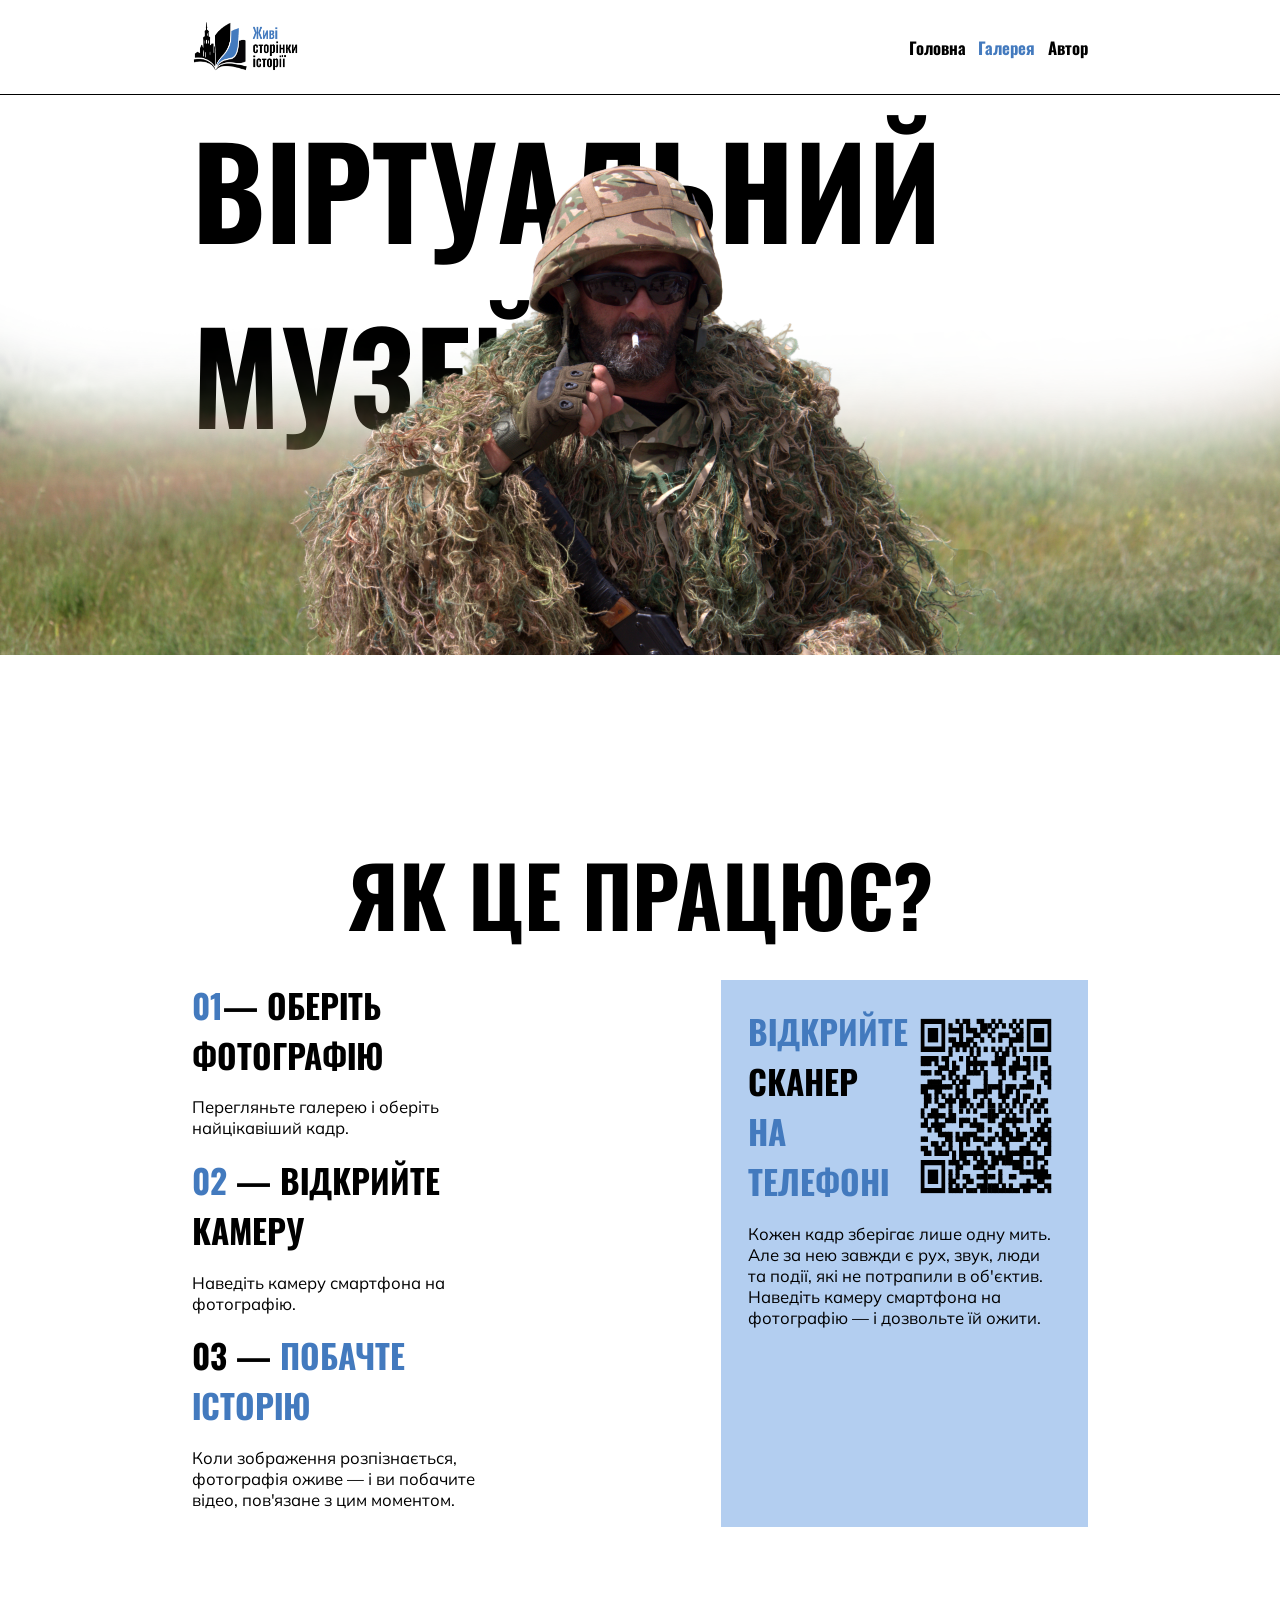
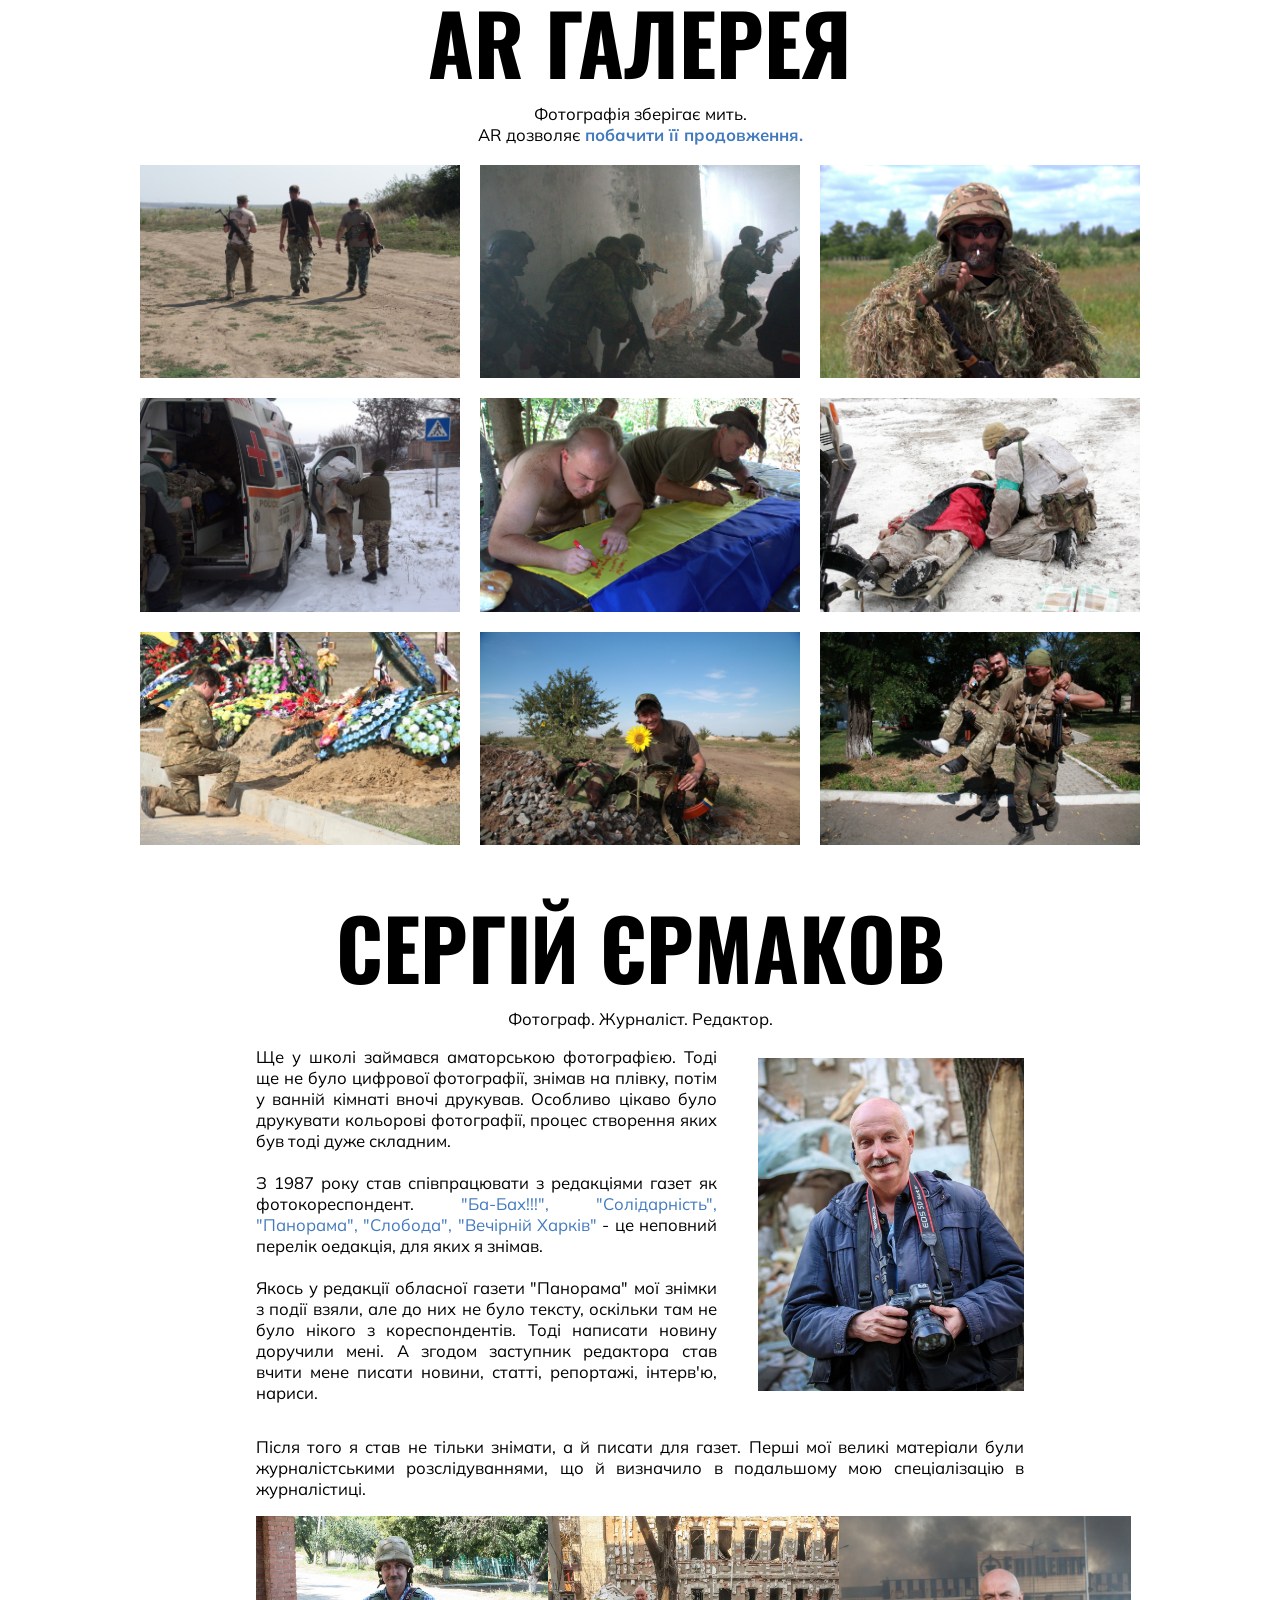
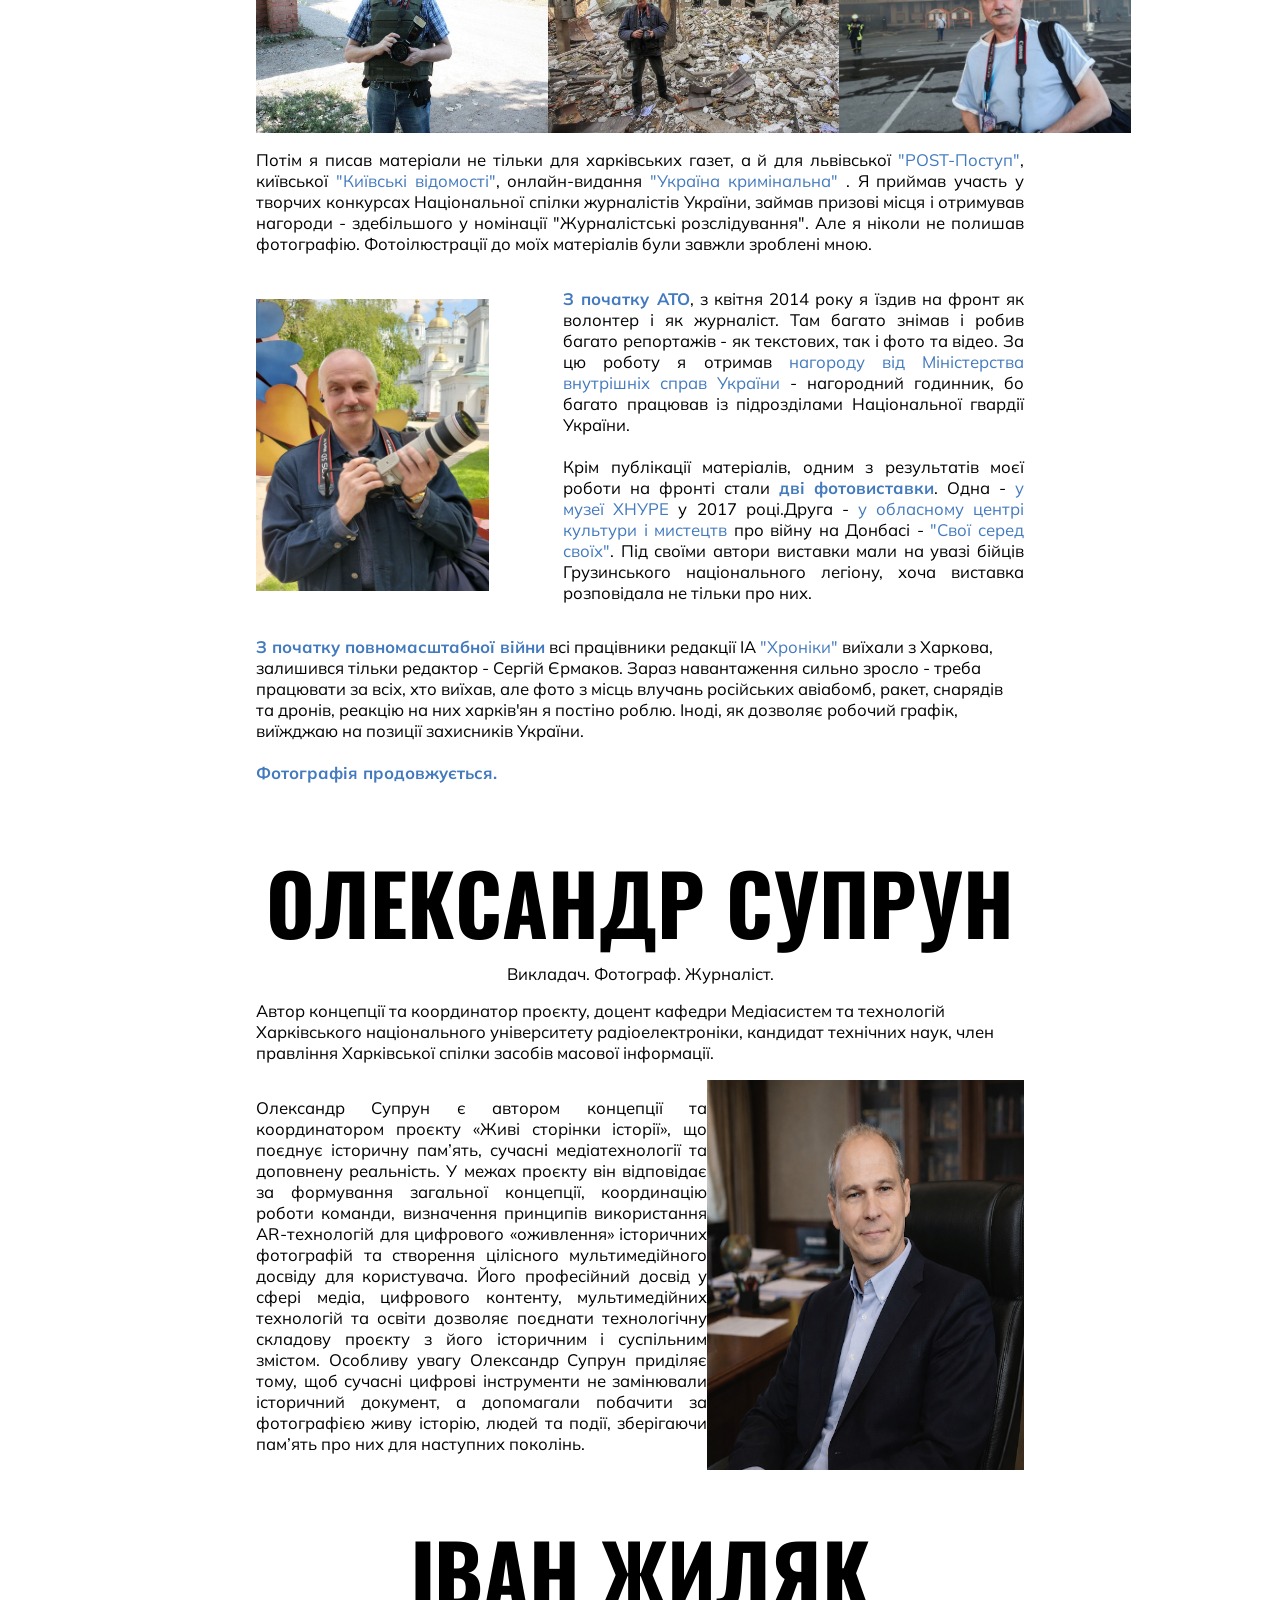
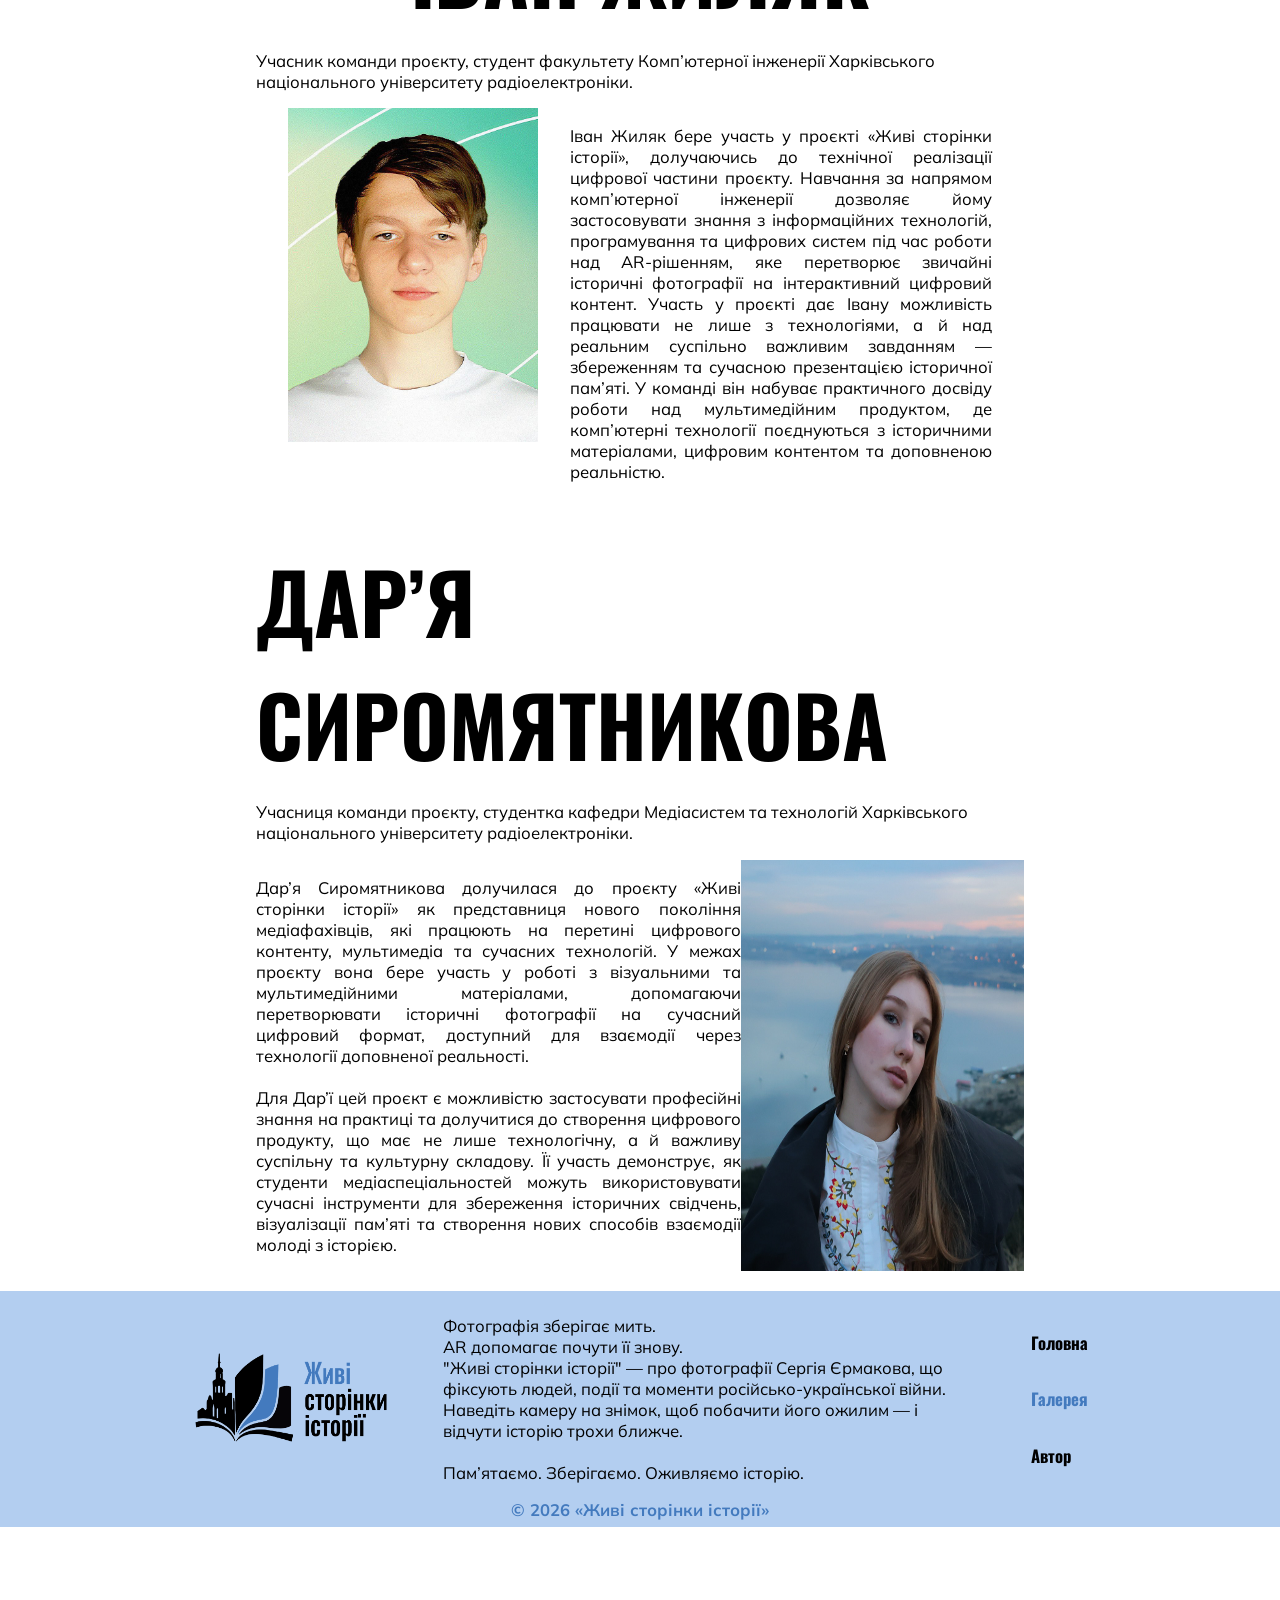
<file: index.html>
<!doctype html>
<html lang="ua">
  <head>
    <meta charset="utf-8" />
    <meta name="viewport" content="width=device-width, initial-scale=1.0" />
    <link rel="stylesheet" href="style.css" />
    <link rel="preconnect" href="https://fonts.googleapis.com" />
    <link rel="preconnect" href="https://fonts.gstatic.com" crossorigin />
    <link
      href="https://fonts.googleapis.com/css2?family=Mulish"
      rel="stylesheet"
    />
    <link
      href="https://fonts.googleapis.com/css2?family=Oswald"
      rel="stylesheet"
    />
    <script src="script.js"></script>
    <title>Живі сторінки історії</title>
  </head>
  <body style="margin: 0px">
    <div
      id="list"
      style="
        display: none;
        flex-direction: row;
        position: fixed;
        background-color: white;
        top: 50%;
        left: 50%;
        margin-top: -300px;
        margin-left: -800px;
        width: 1600px;
        height: 600px;
        border-top-right-radius: 64px;
        border-bottom-right-radius: 64px;
        z-index: 1001;
      "
    >
      <img id="selected-img" src="images/1.jpg" alt="" />
      <div class="flex-column" style="margin: 32px">
        <span id="selected-header" class="font-subheader colored">Header</span>
        <p id="selected-text">
          Lorem ipsum dolor sit amet, consectetur adipisicing elit. Deleniti,
          dolor. Quod reprehenderit officia quae, a praesentium est porro ea ab!
        </p>
      </div>
    </div>
    <div
      style="
        display: none;
        position: fixed;
        inset: 0;
        background: rgba(0, 0, 0, 0.75);
        z-index: 1000;
      "
      id="overflow"
    ></div>

    <header
      class="flex-row"
      style="
        align-items: center;
        justify-content: space-between;
        width: auto;
        padding: 24px 15%;
        border-bottom: 1px solid black;
      "
    >
      <img width="130px" height="65px" src="logo.png" alt="" />
      <nav class="flex-row" style="width: 20%; justify-content: space-between">
        <a class="heading" href="#main">Головна</a>
        <a class="heading colored" href="#gallery">Галерея</a>
        <a class="heading" href="#author">Автор</a>
      </nav>
    </header>
    <img
      src="bg.png"
      alt=""
      style="position: absolute; top: 50px; width: 100%; z-index: 10"
    />
    <main
      class="flex-column"
      style="height: 820px; padding: 0px 15%; align-items: center"
    >
      <h1 class="heading" style="font-size: 150px">ВІРТУАЛЬНИЙ МУЗЕЙ</h1>
      <div
        class="flex-row"
        style="width: 80%; justify-content: space-between; margin-top: 64px"
      >
        <div
          class="flex-column"
          style="align-items: start; justify-content: center"
        >
          <span class="colored font-subheader"> Фотографії: </span>
          <span class="font-subheader"> Сергій Єрмаков </span>
        </div>
        <div class="flex-row" style="align-items: center">
          <img width="128px" src="ar_logo.png" alt="" />
          <span class="font-header">AR</span>
        </div>
      </div>
    </main>

    <div
      id="guide"
      class="flex-column"
      style="align-items: center; padding: 64px 15%"
    >
      <span class="font-header">ЯК ЦЕ ПРАЦЮЄ?</span>
      <div
        class="flex-row"
        style="width: 100%; padding-top: 30px; justify-content: space-between"
      >
        <div class="flex-column" style="width: 35%">
          <span class="font-subheader"
            ><span class="font-subheader colored">01</span>— ОБЕРІТЬ
            ФОТОГРАФІЮ</span
          >
          <p>Перегляньте галерею і оберіть найцікавіший кадр.</p>
          <span class="font-subheader"
            ><span class="font-subheader colored">02</span> — ВІДКРИЙТЕ
            КАМЕРУ</span
          >
          <p>Наведіть камеру смартфона на фотографію.</p>
          <span class="font-subheader"
            >03 —
            <span class="font-subheader colored">ПОБАЧТЕ ІСТОРІЮ</span></span
          >
          <p>
            Коли зображення розпізнається, фотографія оживе — і ви побачите
            відео, пов'язане з цим моментом.
          </p>
        </div>
        <div
          class="flex-column"
          style="width: 35%; background: var(--bg-color); padding: 32px"
        >
          <div class="flex-row" style="justify-content: space-between">
            <div class="flex-column">
              <span class="font-subheader colored">ВІДКРИЙТЕ</span>
              <span class="font-subheader">СКАНЕР</span>
              <span class="font-subheader colored">НА ТЕЛЕФОНІ</span>
            </div>
            <img width="180px" src="qrcode.svg" />
          </div>
          <p>
            Кожен кадр зберігає лише одну мить. Але за нею завжди є рух, звук,
            люди та події, які не потрапили в об'єктив.<br />
            Наведіть камеру смартфона на фотографію — і дозвольте їй ожити.
          </p>
        </div>
      </div>
    </div>

    <div id="gallery" class="flex-column" style="align-items: center">
      <span class="font-header">AR ГАЛЕРЕЯ</span>
      <span>Фотографія зберігає мить.</span>
      <span
        >AR дозволяє
        <span class="colored"><b>побачити її продовження.</b></span></span
      >
      <div
        style="
          display: grid;
          grid-template-columns: 1fr 1fr 1fr;
          gap: 24px;
          margin: 24px 0px;
        "
      ></div>
    </div>

    <div
      id="author"
      class="flex-column"
      style="align-items: center; padding: 24px 20%"
    >
      <span class="font-header">СЕРГІЙ ЄРМАКОВ</span>
      <span>Фотограф. Журналіст. Редактор.</span>
      <div
        class="flex-row"
        style="justify-content: space-between; align-items: center"
      >
        <p class="justify" style="width: 60%">
          Ще у школі займався аматорською фотографією. Тоді ще не було цифрової
          фотографії, знімав на плівку, потім у ванній кімнаті вночі друкував.
          Особливо цікаво було друкувати кольорові фотографії, процес створення
          яких був тоді дуже складним.<br /><br />З 1987 року став співпрацювати
          з редакціями газет як фотокореспондент.
          <span class="colored"
            >"Ба-Бах!!!", "Солідарність", "Панорама", "Слобода", "Вечірній
            Харків"</span
          >
          - це неповний перелік оедакція, для яких я знімав. <br /><br />
          Якось у редакції обласної газети "Панорама" мої знімки з події взяли,
          але до них не було тексту, оскільки там не було нікого з
          кореспондентів. Тоді написати новину доручили мені. А згодом заступник
          редактора став вчити мене писати новини, статті, репортажі, інтерв'ю,
          нариси.
        </p>
        <img src="images/photo-1.jpg" height="400px" />
      </div>
      <p class="justify">
        Після того я став не тільки знімати, а й писати для газет. Перші мої
        великі матеріали були журналістськими розслідуваннями, що й визначило в
        подальшому мою спеціалізацію в журналістиці.
      </p>
      <div class="flex-row" style="justify-content: space-between; width: 100%">
        <img src="images/photo-2.jpg" width="350" alt="" />
        <img src="images/photo-3.jpg" width="350" alt="" />
        <img src="images/photo-4.jpg" width="350" alt="" />
      </div>
      <p class="justify">
        Потім я писав матеріали не тільки для харківських газет, а й для
        львівської <span class="colored">"POST-Поступ"</span>, київської
        <span class="colored">"Київські відомості"</span>, онлайн-видання
        <span class="colored">"Україна кримінальна"</span> . Я приймав участь у
        творчих конкурсах Національної спілки журналістів України, займав
        призові місця і отримував нагороди - здебільшого у номінації
        "Журналістські розслідування". Але я ніколи не полишав фотографію.
        Фотоілюстрації до моїх матеріалів були завжли зроблені мною.
      </p>
      <div
        class="flex-row"
        style="justify-content: space-between; align-items: center"
      >
        <img src="images/photo-5.jpg" width="280px" height="350px" />
        <p class="justify" style="width: 60%">
          <span class="colored"><b>З початку АТО</b></span
          >, з квітня 2014 року я їздив на фронт як волонтер і як журналіст. Там
          багато знімав і робив багато репортажів - як текстових, так і фото та
          відео. За цю роботу я отримав
          <span class="colored"
            >нагороду від Міністерства внутрішніх справ України</span
          >
          - нагородний годинник, бо багато працював із підрозділами Національної
          гвардії України.<br /><br />
          Крім публікації матеріалів, одним з результатів моєї роботи на фронті
          стали <span class="colored"><b>дві фотовиставки</b></span
          >. Одна - <span class="colored">у музеї ХНУРЕ</span> у 2017 році.Друга
          -
          <span class="colored">у обласному центрі культури і мистецтв</span>
          про війну на Донбасі -
          <span class="colored">"Свої серед своїх"</span>. Під своїми автори
          виставки мали на увазі бійців Грузинського національного легіону, хоча
          виставка розповідала не тільки про них.
        </p>
      </div>
      <p>
        <span class="colored"><b>З початку повномасштабної війни</b></span>
        всі працівники редакції ІА
        <span class="colored">"Хроніки"</span> виїхали з Харкова, залишився
        тільки редактор - Сергій Єрмаков. Зараз навантаження сильно зросло -
        треба працювати за всіх, хто виїхав, але фото з місць влучань російських
        авіабомб, ракет, снарядів та дронів, реакцію на них харків'ян я постіно
        роблю. Іноді, як дозволяє робочий графік, виїжджаю на позиції захисників
        України.<br /><br />
        <span class="colored"><b>Фотографія продовжується.</b></span>
      </p>
    </div>

    <div class="flex-column" style="align-items: center; padding: 24px 20%">
      <div class="flex-column" style="align-items: center">
        <span class="font-header">ОЛЕКСАНДР СУПРУН</span>
        <span>Викладач. Фотограф. Журналіст.</span>
        <p>
          Автор концепції та координатор проєкту, доцент кафедри Медіасистем та
          технологій Харківського національного університету радіоелектроніки,
          кандидат технічних наук, член правління Харківської спілки засобів
          масової інформації.
        </p>
        <div class="flex-row" style="justify-content: space-between">
          <p style="width: 60%; text-align: justify">
            Олександр Супрун є автором концепції та координатором проєкту «Живі
            сторінки історії», що поєднує історичну пам’ять, сучасні
            медіатехнології та доповнену реальність. У межах проєкту він
            відповідає за формування загальної концепції, координацію роботи
            команди, визначення принципів використання AR-технологій для
            цифрового «оживлення» історичних фотографій та створення цілісного
            мультимедійного досвіду для користувача. Його професійний досвід у
            сфері медіа, цифрового контенту, мультимедійних технологій та освіти
            дозволяє поєднати технологічну складову проєкту з його історичним і
            суспільним змістом. Особливу увагу Олександр Супрун приділяє тому,
            щоб сучасні цифрові інструменти не замінювали історичний документ, а
            допомагали побачити за фотографією живу історію, людей та події,
            зберігаючи пам’ять про них для наступних поколінь.
          </p>
          <img src="images/photo-oleksandr.png" alt="" width="380" />
        </div>
      </div>
    </div>
    <div class="flex-column" style="align-items: center; padding: 24px 20%">
      <div class="flex-column" style="align-items: center">
        <span class="font-header">ІВАН ЖИЛЯК</span>
        <p>
          Учасник команди проєкту, студент факультету Комп’ютерної інженерії
          Харківського національного університету радіоелектроніки.
        </p>
        <div class="flex-row" style="justify-content: space-evenly; align-items: start;">
          <img src="images/photo-ivan.jpg" alt="" width="300" height="400" />
          <p style="width: 55%; text-align: justify;">
            Іван Жиляк бере участь у проєкті «Живі сторінки історії»,
            долучаючись до технічної реалізації цифрової частини проєкту.
            Навчання за напрямом комп’ютерної інженерії дозволяє йому
            застосовувати знання з інформаційних технологій, програмування та
            цифрових систем під час роботи над AR-рішенням, яке перетворює
            звичайні історичні фотографії на інтерактивний цифровий контент.
            Участь у проєкті дає Івану можливість працювати не лише з
            технологіями, а й над реальним суспільно важливим завданням —
            збереженням та сучасною презентацією історичної пам’яті. У команді
            він набуває практичного досвіду роботи над мультимедійним продуктом,
            де комп’ютерні технології поєднуються з історичними матеріалами,
            цифровим контентом та доповненою реальністю.
          </p>
        </div>
      </div>
    </div>
    <div class="flex-column" style="align-items: center; padding: 24px 20%">
      <div class="flex-column" style="align-items: center">
        <span class="font-header">ДАР’Я СИРОМЯТНИКОВА</span>
        <p>
          Учасниця команди проєкту, студентка кафедри Медіасистем та технологій
          Харківського національного університету радіоелектроніки.
        </p>
        <div class="flex-row" style="justify-content: space-between">
          <p style="width: 65%; text-align: justify">
            Дар’я Сиромятникова долучилася до проєкту «Живі сторінки історії» як
            представниця нового покоління медіафахівців, які працюють на
            перетині цифрового контенту, мультимедіа та сучасних технологій. У
            межах проєкту вона бере участь у роботі з візуальними та
            мультимедійними матеріалами, допомагаючи перетворювати історичні
            фотографії на сучасний цифровий формат, доступний для взаємодії
            через технології доповненої реальності. <br /><br />
            Для Дар’ї цей проєкт є можливістю застосувати професійні знання на
            практиці та долучитися до створення цифрового продукту, що має не
            лише технологічну, а й важливу суспільну та культурну складову. Її
            участь демонструє, як студенти медіаспеціальностей можуть
            використовувати сучасні інструменти для збереження історичних
            свідчень, візуалізації пам’яті та створення нових способів взаємодії
            молоді з історією.
          </p>
          <img src="images/photo-darya.png" alt="" width="340" />
        </div>
      </div>
    </div>

    <footer
      class="flex-column"
      style="
        background-color: var(--bg-color);
        align-items: center;
        padding: 8px 15%;
      "
    >
      <div
        style="
          display: flex;
          flex-direction: row;
          align-items: center;
          justify-content: space-between;
        "
      >
        <img width="240px" height="120px" src="logo.png" alt="" />
        <p style="width: 60%">
          Фотографія зберігає мить.<br />
          AR допомагає почути її знову.<br />
          "Живі сторінки історії" — про фотографії Сергія Єрмакова, що фіксують
          людей, події та моменти російсько-української війни. Наведіть камеру
          на знімок, щоб побачити його ожилим — і відчути історію трохи
          ближче.<br /><br />
          Пам’ятаємо. Зберігаємо. Оживляємо історію.
        </p>
        <nav
          style="
            display: flex;
            flex-direction: column;
            align-items: start;
            justify-content: space-evenly;
            align-self: stretch;
          "
        >
          <a class="heading" href="#main">Головна</a>
          <a class="heading colored" href="#gallery">Галерея</a>
          <a class="heading" href="#author">Автор</a>
        </nav>
      </div>
      <span class="colored"><b>&copy; 2026 «Живі сторінки історії»</b> </span>
    </footer>
  </body>
</html>
</file>
<file: style.css>
:root {
  --color: #437abe;
  --bg-color: #b3cef0;
}

* {
  font-family: "Mulish";
  font-size: 20px;
}

.colored {
  color: var(--color);
}

a {
  text-decoration: none;
  color: black;
}

.heading {
  font-family: "Oswald";
  font-weight: 700;
  margin: 0px;
}

.font-header {
  font-size: 100px;
  font-family: "Oswald";
  font-weight: 700;
  margin: 0px;
}

.font-subheader {
  font-size: 40px;
  font-family: "Oswald";
  font-weight: 700;
  margin: 0px;
}

.flex-row {
  display: flex;
  flex-direction: row;
}

.flex-column {
  display: flex;
  flex-direction: column;
}

.justify {
  text-align: justify;
}

.grid-image {
  height: 256px;
  cursor: pointer;
}
</file>
